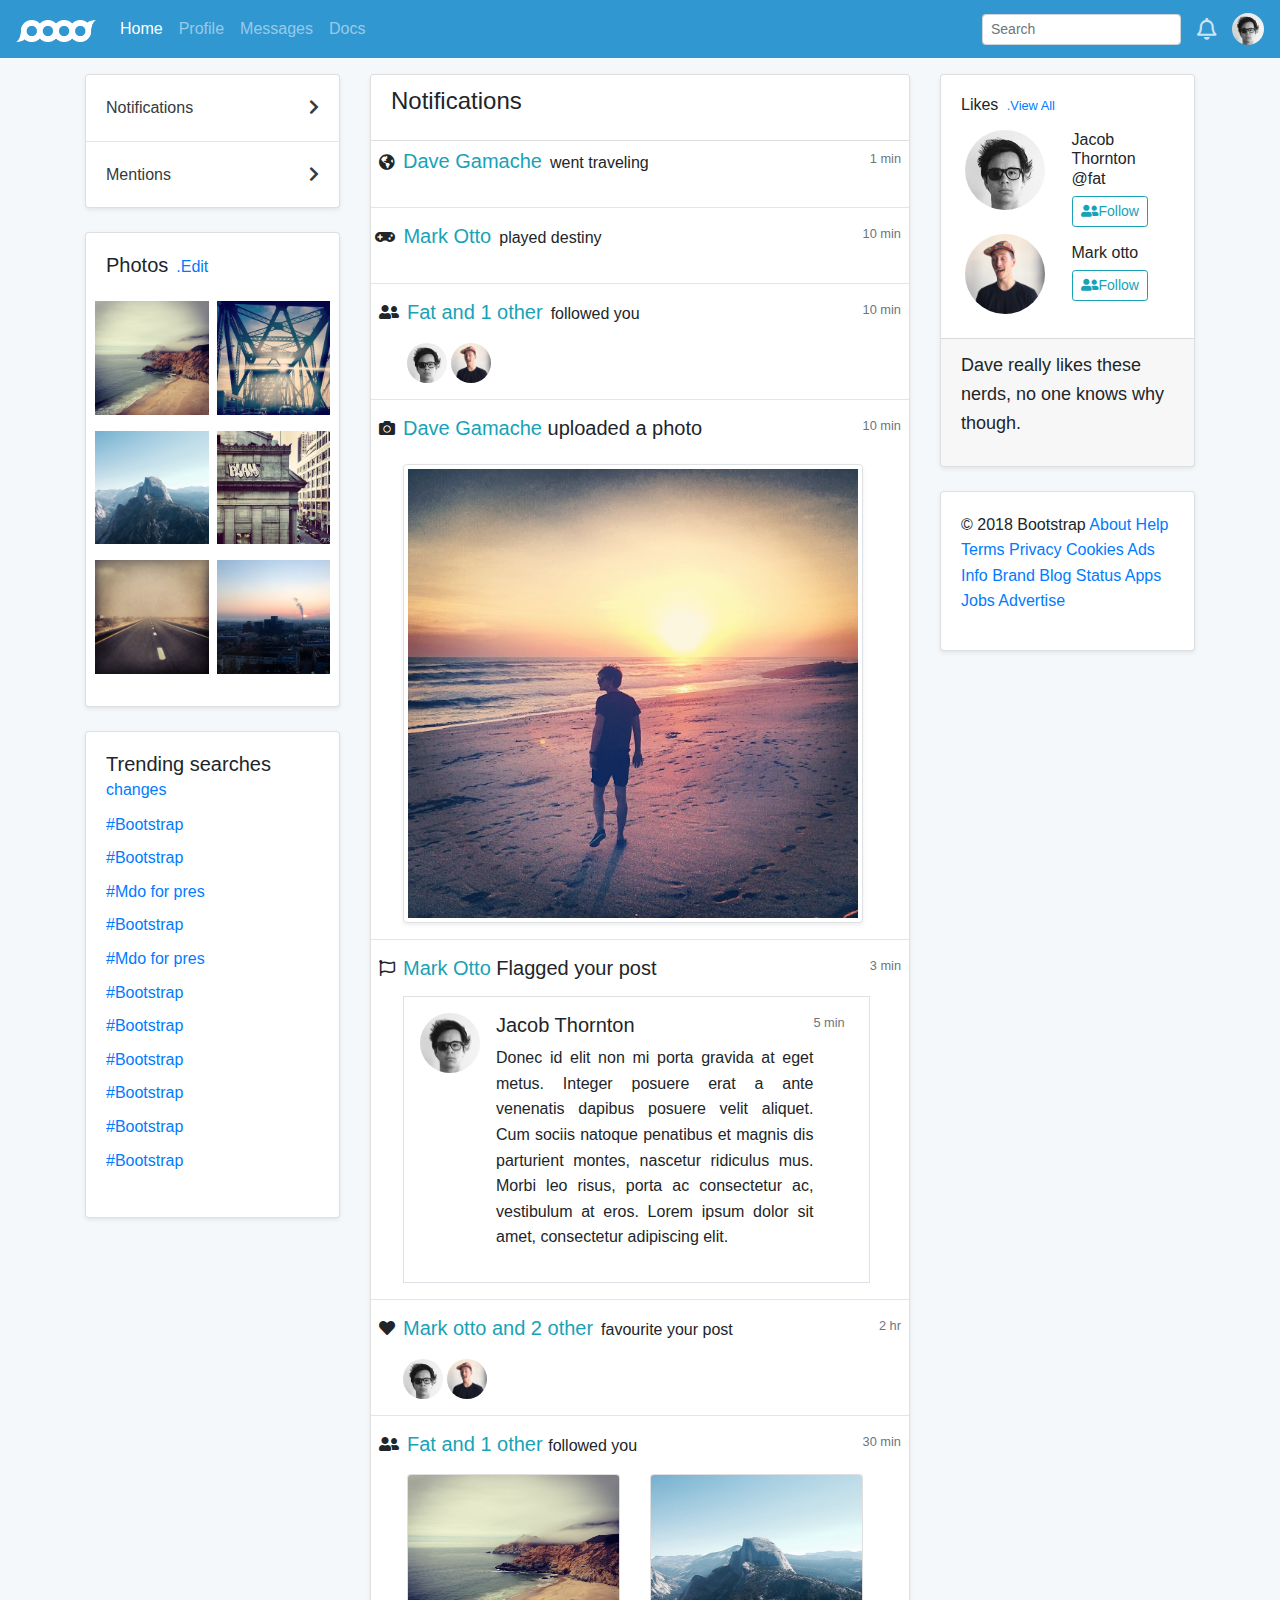
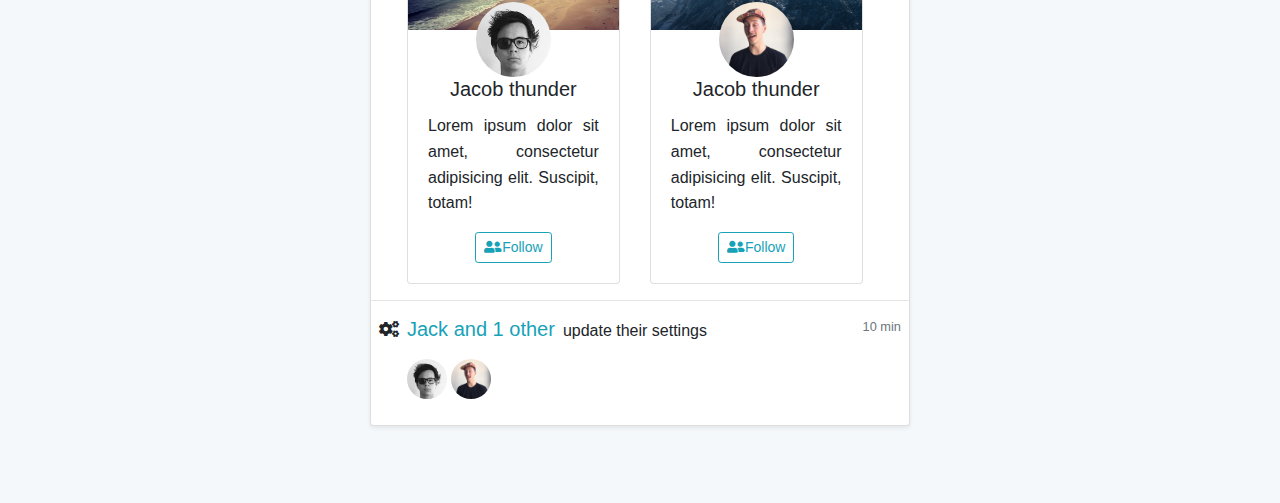
<file: notification.html>
<!DOCTYPE html>
<html lang="en">
<head>
<meta charset="UTF-8">
<meta name="viewport" content="width=device-width, initial-scale=1.0">
<meta http-equiv="X-UA-Compatible" content="ie=edge">
<link rel="stylesheet" href="https://cdnjs.cloudflare.com/ajax/libs/twitter-bootstrap/4.3.1/css/bootstrap.min.css">
<link rel="stylesheet" href="https://use.fontawesome.com/releases/v5.7.2/css/all.css">
<link rel="stylesheet" href="style.css">
<title>Application</title>
</head>
<body>


    <!-------------------------------NAvigation Starts------------------>

    <nav class="navbar navbar-expand-md navbar-dark" style="background-color:#3097D1">
            <a href="index.html" class="navbar-brand"><img src="img/brand-white.png" alt="logo" class="img-fluid" width="80px" height="100px"></a>
    
            <button class="navbar-toggler" data-toggle="collapse" data-target="#responsive"><span class="navbar-toggler-icon"></span></button>
    
    
            <div class="collapse navbar-collapse" id="responsive">
                <ul class="navbar-nav mr-auto text-capitalize">
                    <li class="nav-item"><a href="index.html" class="nav-link active">home</a></li>
                    <li class="nav-item"><a href="profile.html" class="nav-link">profile</a></li>
                    <li class="nav-item"><a href="#modalview" data-toggle="modal" class="nav-link">messages</a></li>
                    <li class="nav-item"><a href="notification.html" class="nav-link">docs</a></li>
                    <li class="nav-item"><a href="#" class="nav-link d-md-none">growl</a></li>
                    <li class="nav-item"><a href="#" class="nav-link d-md-none">logout</a></li>
    
                </ul>
    
                <form action="" class="form-inline ml-auto d-none d-md-block">
                    <input type="text" name="search" id="search" placeholder="Search" class="form-control form-control-sm">
                </form>
                <a href="notification.html" class="text-decoration-none" style="color:#CBE4F2;font-size:22px;"><i class="far fa-bell ml-3 d-none d-md-block"></i></a> 
                <img src="img/avatar-dhg.png" alt="" class="rounded-circle ml-3 d-none d-md-block" width="32px" height="32px">
    
    
    
    
    
            </div>
    
    
    
    
        </nav>
    

        <!---------------------------------------------Ends navigation------------------------------>







         <!---------------------------MOdal Section  satrts------------------->

    <div class="modal fade" id="modalview" >
            <div class="modal-dialog modal-dialog-scrollable modal-dialog-centered">
    
                <div class="modal-content">
    
    
                    <div class="modal-header">
                        <div class="modal-title h4">Messages</div>
    
                        <button type="button" class="close" data-dismiss="modal">&times;</button>
                    </div>
    
    
                    <div class="modal-body">
    
    
                        <ul class="list-unstyled">
    
    
                         <a href="#" class="text-decoration-none">
                            <li class="media hover-media">
                               
                                    <img src="img/avatar-dhg.png" alt="img" width="60px" height="60px" class="rounded-circle mr-3">
    
                                    <div class="media-body text-dark">
                                            <h6 class="media-header">Jchob Thunder and <strong> 1 others</strong></h6>
                                            <p class="media-text">Lorem ipsum dolor sit amet consectetur adipisicing elit.</p>
    
                                    </div>
    
                            </li>
                        </a>
                        <hr class="my-3">
    
    
                        
                        <a href="#" class="text-decoration-none">
                                <li class="media hover-media">
                                   
                                        <img src="img/avatar-fat.jpg" alt="img" width="60px" height="60px" class="rounded-circle mr-3">
        
                                        <div class="media-body text-dark">
                                                <h6 class="media-header">Mark Otto and <strong> 3 others</strong></h6>
                                                <p class="media-text">Lorem ipsum dolor sit amet consectetur adipisicing elit.</p>
        
                                        </div>
        
                                </li>
                            </a>
    
    
                            <hr class="my-3">
    
    
                            <a href="#" class="text-decoration-none">
                                <li class="media hover-media">
                                   
                                        <img src="img/avatar-mdo.png" alt="img" width="60px" height="60px" class="rounded-circle mr-3">
        
                                        <div class="media-body text-dark">
                                                <h6 class="media-header">Archer andu and <strong> 5 others</strong></h6>
                                                <p class="media-text">Lorem ipsum dolor sit amet consectetur adipisicing elit.</p>
        
                                        </div>
        
                                </li>
                            </a>
    
                            <hr class="my-3">
    
    
                            <a href="#" class="text-decoration-none">
                                    <li class="media hover-media">
                                       
                                            <img src="img/avatar-dhg.png" alt="img" width="60px" height="60px" class="rounded-circle mr-3">
            
                                            <div class="media-body text-dark">
                                                    <h6 class="media-header">Jchob Thunder and <strong> 1 others</strong></h6>
                                                    <p class="media-text">Lorem ipsum dolor sit amet consectetur adipisicing elit.</p>
            
                                            </div>
            
                                    </li>
                                </a>
                                <hr class="my-3">
            
            
                                
                                <a href="#" class="text-decoration-none">
                                        <li class="media hover-media">
                                           
                                                <img src="img/avatar-fat.jpg" alt="img" width="60px" height="60px" class="rounded-circle mr-3">
                
                                                <div class="media-body text-dark">
                                                        <h6 class="media-header">Mark Otto and <strong> 3 others</strong></h6>
                                                        <p class="media-text">Lorem ipsum dolor sit amet consectetur adipisicing elit.</p>
                
                                                </div>
                
                                        </li>
                                    </a>
            
            
                                    <hr class="my-3">
            
            
                                    <a href="#" class="text-decoration-none">
                                        <li class="media hover-media">
                                           
                                                <img src="img/avatar-mdo.png" alt="img" width="60px" height="60px" class="rounded-circle mr-3">
                
                                                <div class="media-body text-dark">
                                                        <h6 class="media-header">Archer andu and <strong> 5 others</strong></h6>
                                                        <p class="media-text">Lorem ipsum dolor sit amet consectetur adipisicing elit.</p>
                
                                                </div>
                
                                        </li>
                                    </a>
    
                            
                                    <hr class="my-3">
                                    <a href="#" class="text-decoration-none">
                                            <li class="media hover-media">
                                               
                                                    <img src="img/avatar-dhg.png" alt="img" width="60px" height="60px" class="rounded-circle mr-3">
                    
                                                    <div class="media-body text-dark">
                                                            <h6 class="media-header">Jchob Thunder and <strong> 1 others</strong></h6>
                                                            <p class="media-text">Lorem ipsum dolor sit amet consectetur adipisicing elit.</p>
                    
                                                    </div>
                    
                                            </li>
                                        </a>
                                        <hr class="my-3">
                    
                    
                                        
                                        <a href="#" class="text-decoration-none">
                                                <li class="media hover-media">
                                                   
                                                        <img src="img/avatar-fat.jpg" alt="img" width="60px" height="60px" class="rounded-circle mr-3">
                        
                                                        <div class="media-body text-dark">
                                                                <h6 class="media-header">Mark Otto and <strong> 3 others</strong></h6>
                                                                <p class="media-text">Lorem ipsum dolor sit amet consectetur adipisicing elit.</p>
                        
                                                        </div>
                        
                                                </li>
                                            </a>
                    
                    
                                            <hr class="my-3">
                    
                    
                                            <a href="#" class="text-decoration-none">
                                                <li class="media hover-media">
                                                   
                                                        <img src="img/avatar-mdo.png" alt="img" width="60px" height="60px" class="rounded-circle mr-3">
                        
                                                        <div class="media-body text-dark">
                                                                <h6 class="media-header">Archer andu and <strong> 5 others</strong></h6>
                                                                <p class="media-text">Lorem ipsum dolor sit amet consectetur adipisicing elit.</p>
                        
                                                        </div>
                        
                                                </li>
                                            </a>
        
        
    
    
                        </ul>
    
    
    
                        
    
                    </div>
                </div>
    
    
            </div>
    
    
        </div>
    
        <!-------------------------------MOdal Ends---------------------------->




    <!------------------------------(Starts Column SEction)-------------------->


    <div class="container mt-3">
        <div class="row">




<!-----------------------------------------(Satrt Left Column)------------------------------->
            <div class="col-12 col-lg-3">


                <div class="left-column">


                    <div class="card mb-4 shadow-sm">

                       <a href="#" class="text-decoration-none text-dark hover-media"> 
                        <div class="card-body d-flex justify-content-between">
                     <span>Notifications</span>   <span><i class="fas fa-chevron-right"></i></span> 
                           
                        </div>
                    </a>

                    <hr class="m-0">
                        <a href="#" class="text-decoration-none text-dark hover-media"> 

                        <div class="card-body d-flex justify-content-between">
                           
                            <span> Mentions</span>   <span><i class="fas fa-chevron-right"></i></span> 
                       
                    </div>

                </a>

                    </div>






                    <div class="card shadow-sm mb-4">

                            <div class="card-body">
                                <h5 class="card-title">Photos<small class="ml-2"><a href="#">.Edit </a></small></h5>
    
                                <div class="row">
                                    <div class="col-6 p-1">
                                        <a href="img/left1.jpg" data-lightbox="id" ><img src="img/left1.jpg" alt="img" class="img-fluid my-2"></a>  
                                        <a href="img/left2.jpg"data-lightbox="id"><img src="img/left2.jpg" alt="img" class="img-fluid my-2"></a>
                                        <a href="img/left3.jpg"data-lightbox="id"><img src="img/left3.jpg" alt="img" class="img-fluid my-2"></a>
    
                                    </div>
    
    
                                    <div class="col-6 p-1">
                                            <a href="img/left4.jpg"data-lightbox="id"><img src="img/left4.jpg" alt="img" class="img-fluid my-2"></a>
                                            <a href="img/left5.jpg"data-lightbox="id"><img src="img/left5.jpg" alt="img" class="img-fluid my-2"></a>
                                            <a href="img/left6.jpg"data-lightbox="id"><img src="img/left6.jpg" alt="img" class="img-fluid my-2"></a>
        
                                        </div>
    
                                </div>
    
                            </div>
    
    
    
    
    
    
    
                            </div>






                            <div class="card mb-3 shadow-sm">
                                <div class="card-body">
                                    <h5 class="card-title">Trending searches <small><a href="#">changes</a></small></h5>


                                    <ul class="list-unstyled">

                                        <li class="pb-2"> <a href="" >#Bootstrap</a> </li>
                                        <li class="pb-2"> <a href="" >#Bootstrap</a> </li>
                                        <li class="pb-2"> <a href="" >#Mdo for pres</a> </li>
                                        <li class="pb-2"> <a href="" >#Bootstrap</a> </li>
                                        <li class="pb-2"> <a href="" >#Mdo for pres</a> </li>
                                        <li class="pb-2"> <a href="" >#Bootstrap</a> </li>
                                        <li class="pb-2"> <a href="" >#Bootstrap</a> </li>
                                        <li class="pb-2"> <a href="" >#Bootstrap</a> </li>
                                        <li class="pb-2"> <a href="" >#Bootstrap</a> </li>
                                        <li class="pb-2"> <a href="" >#Bootstrap</a> </li>
                                        <li class="pb-2"> <a href="" >#Bootstrap</a> </li>

                                        

                                       

                                    </ul>
                                    
                                </div>
                            </div>



























                </div>

            </div>


     <!-----------------------------------------(End Left Column)------------------------------->





<!------------------------------------------------(Satrt Middle Column)---------------------------->


            <div class="col-12 col-lg-6">





                <div class="middle-column">
                    <div class="card shadow-sm">




                        <div class="card-header bg-transparent">
                            <h4 class="card-title">
                                Notifications
                            </h4> 

                               

                           
                        </div>

                      

                        <div class="media d -flex justify-content-between">
                            <p class="mt-2"> <i class="fas fa-globe-americas mx-2"></i><span class="h5 mr-2"><a href="#" class="text-info">Dave Gamache</a></span>went traveling </p>
                            
                            <small class="mr-2 mt-2 text-muted">1 min</small>
                        

                    </div>
                    <hr>

                    <div class="media d -flex justify-content-between">
                        <p> <i class="fas fa-gamepad mx-1"></i> <span class="h5 mr-2"> <a href="#" class="text-info"> Mark Otto</a></span>played destiny</p>
                        
                        <small class="mr-2 text-muted">10 min</small>
                    

                </div>
                <hr>


                <div class="media">
                     <i class="fas fa-user-friends mx-2 mt-1"></i> 
                     <div class="media-body">
                            <p> <span class="h5 mr-2"> <a href="#" class="text-info"> Fat and 1 other</a></span>followed you</p>
                            <img src="img/avatar-dhg.png" alt="" width="40px" height="40px" class="rounded-circle img-fluid">
                           <img src="img/avatar-fat.jpg" alt="" width="40px" height="40px" class="rounded-circle img-fluid">   
                     </div>
                   
                    
                    <small class="mr-2 text-muted">10 min</small>
                

            </div>
            <hr>

                       <div class="media">

                            <i class="fas fa-camera mx-2 mt-1"></i>

                            <div class="media-body">
                                <p class="h5 mr-2"> <span> <a href="#" class="text-info"> Dave Gamache</a></span> uploaded a photo</p>

                                <a href="img/mid5.jpg" data-lightbox="id"><img src="img/mid5.jpg" alt="" class="img-fluid shadow-sm img-thumbnail mt-3">   </a>  



                            </div>

                            <small class="mr-2 text-muted">10 min</small>

                       </div>
                       <hr>
                       <div class="media">
                            <i class="far fa-flag mx-2 mt-1"></i>
                            <div class="media-body">
                                    <p class="h5 mr-2"> <span> <a href="#" class="text-info"> Mark Otto </a></span> Flagged your post</p>

                                        <div class="media border p-3 mt-3">
                                                <img src="img/avatar-dhg.png" alt="" width="60px" height="60px" class="rounded-circle img-fluid mr-3">
                                                <div class="media-body">
                                                    <h5>Jacob Thornton</h5>
                                                    <p  class="text-justify">Donec id elit non mi porta gravida at eget metus. Integer posuere erat a ante venenatis dapibus posuere velit aliquet. Cum sociis natoque penatibus et magnis dis parturient montes, nascetur ridiculus mus. Morbi leo risus, 
                                                    porta ac consectetur ac, vestibulum at eros. Lorem ipsum dolor sit amet, consectetur adipiscing elit.</p>

                                                </div>
                                                <small class="mr-2 text-muted">5 min</small>


                                        </div>

                            </div>
                            <small class="mr-2 text-muted">3 min</small>

                       </div>
                       <hr>
                       <div class="media">
                            <i class="fas fa-heart mx-2 mt-1"></i>
                            <div class="media-body">
                                    <p> <span class="h5 mr-2"> <a href="#" class="text-info"> Mark otto and 2 other</a></span>favourite your post</p>
                                    <img src="img/avatar-dhg.png" alt="" width="40px" height="40px" class="rounded-circle img-fluid">
                                   <img src="img/avatar-fat.jpg" alt="" width="40px" height="40px" class="rounded-circle img-fluid">   
                             </div>

                             <small class="text-muted mr-2"> 2 hr</small>

                            </div>
                            <hr>

                            <div class="media">
                                    <i class="fas fa-user-friends mx-2 mt-1"></i>

                                    <div class="media-body">
                                        <p><span class="h5"> <a href="#" class="text-info"> Fat and 1 other </a></span>followed you</p>

                                        <div class="row">
                                            <div class="col-12 col-lg-6 mb-3 mb-lg-0">

                                                    <div class="card">
                                                            <img src="img/left1.jpg" alt="" class="card-img-top" width="200px" height="155px">
                                                            <div class="card-body text-center">
                                                                 <img src="img/avatar-dhg.png" alt="" width="75px" height="75px" class="rounded-circle img-fluid mt-n5">
                                                                 
                                                                 <h5 class="card-title">Jacob thunder</h5>
                                                                 <p class="card-text text-justify">Lorem ipsum dolor sit amet, consectetur adipisicing elit. Suscipit, totam!</p>
                                                                 <a href="#" class="card-link btn btn-sm btn-outline-info"> <i class="fas fa-user-friends"></i>Follow</a>
                                                         
             
                                                            </div>
             
                                                            
                                                        </div>

                                            </div>


                                           
                                            <div class="col-12 col-lg-6">

                                                
                     <div class="card">
                              <img src="img/left2.jpg" alt="" class="card-img-top" width="200px" height="155px">
                                      <div class="card-body text-center">
                                        <img src="img/avatar-fat.jpg" alt="" width="75px" height="75px" class="rounded-circle img-fluid mt-n5">
                                                                 
                               <h5 class="card-title">Jacob thunder</h5>
                                        <p class="card-text text-justify">Lorem ipsum dolor sit amet, consectetur adipisicing elit. Suscipit, totam!</p>
                                              <a href="#" class="card-link btn btn-sm btn-outline-info"> <i class="fas fa-user-friends"></i>Follow</a>
                                                         
            
                                        </div>
             
                                        </div>
            

                                            </div>






                                        </div>
                                          



                                          
                                    </div>
                                  
                                       
                                   
                                   <small class="mr-2 text-muted">30 min</small>
                               
               
                           </div>

                           <hr>



                           
                <div class="media">
                        <i class="fas fa-cogs mx-2 mt-1"></i>
                        <div class="media-body">
                               <p> <span class="h5 mr-2"> <a href="#" class="text-info"> Jack and 1 other</a></span>update their settings</p>
                               <img src="img/avatar-dhg.png" alt="" width="40px" height="40px" class="rounded-circle img-fluid">
                              <img src="img/avatar-fat.jpg" alt="" width="40px" height="40px" class="rounded-circle img-fluid">   
                        </div>
                      
                       
                       <small class="mr-2 text-muted">10 min</small>
                   
   
               </div>

              


               <br>




                        

                       </div>
            
                






                </div>



                <br> <br> <br>
            </div>
           




   

        
<!------------------------------------------------(End Middle Column)---------------------------->


<!------------------------------------------------(Start right Column)---------------------------->
                <div class="col-12 col-lg-3">


                    <div class="right-column">


                            <div class="card shadow-sm mb-4">

                                    <div class="card-body">
                        
                                            <h6 class="card-title ">Likes <a href="#" class="ml-1"><small>.View All</small> </a> </h6>
                                            <div class="row no-gutters d-none d-lg-flex">
                                                <div class="col-6 p-1">
                                                        <img src="img/avatar-dhg.png" alt="img" width="80px" height="80px" class="rounded-circle mb-4">
                                                        <img src="img/avatar-fat.jpg" alt="img" width="80px" height="80px" class="rounded-circle">
                        
                        
                        
                                                </div>
                                                <div class="col-6 p-1 text-left">
                                                    <h6>Jacob Thornton @fat</h6>
                                                    <a href="#" class="btn btn-outline-info btn-sm mb-3"><i class="fas fa-user-friends"></i>Follow </a>
                        
                                                    <h6>Mark otto</h6>
                                                    <a href="#" class="btn btn-outline-info  btn-sm"><i class="fas fa-user-friends"></i>Follow </a>
                        
                                                </div>
                        
                                            </div>
                        
                                    </div>
                        
                                    <div class="card-footer">
                        
                                        <p class="lead" style="font-size:18px;">Dave really likes these nerds, no one knows why though.</p>
                                    </div>
                                    
                        
                        
                                </div>
                        
                                <div class="card shadow-sm">
                                    <div class="card-body">
                                        <p>&copy; 2018 Bootstrap
                        
                        
                        
                                                <a href="#">About</a>
                                                <a href="#">Help</a>
                                                <a href="#">Terms</a>
                                                <a href="#">Privacy</a>
                                                <a href="#">Cookies</a>
                                                <a href="#">Ads </a>
                                                <a href="#">Info</a>
                                                <a href="#">Brand</a>
                                                <a href="#">Blog</a>
                                                <a href="#">Status</a>
                                                <a href="#">Apps</a>
                                                <a href="#">Jobs</a>
                                                <a href="#">Advertise</a>
                                            
                                        
                                        
                                        
                                        
                                        
                                        
                                        
                                        
                                        
                                        
                                        
                                        
                                        </p>
                                    </div>
                        
                                </div>
                        













                    </div>

                </div>


            </div>



        






























































    </div>

   




    










    











    






<script src="https://cdnjs.cloudflare.com/ajax/libs/jquery/3.3.1/jquery.slim.min.js"></script>
<script src="https://cdnjs.cloudflare.com/ajax/libs/popper.js/1.14.7/umd/popper.min.js"></script>
<script src="https://cdnjs.cloudflare.com/ajax/libs/twitter-bootstrap/4.3.1/js/bootstrap.min.js"></script>
</body>
</html>
</file>
<file: style.css>
* {
    box-sizing: border-box;
  }

  body{
      background-color: #F5F8FA;
      font-family: "Open Sans", "Helvetica Neue", Helvetica, Arial, sans-serif;
      margin: 0;
      font-weight: 300;
      line-height: 1.6;
      color: #212529;
      text-align: left;
  }
  
.banner{
    background-image: url(img/banner.jpg);
    background-repeat: no-repeat;
    background-size: cover;
    background-position: center;
    height: 500px;

}

.banner-title{
    transform: translateY(150px)
}
.banner-end{
    transform: translateY(280px)
}

.thumnail{
    width: 257px;
    height: 257px;
}

.hover-media:hover{
    background-color: #F5F8FA;
}
/*--------------------------Grid template starts design for image gallery-----------------*/


.grid-template{
    display: grid;
    grid-template-columns: repeat(5,1fr);
    grid-auto-rows: minmax(250px,auto);
    grid-gap: 10px;
}

.item-1{
    grid-column: 1 / 3;
    grid-row: 1 / 2;

}
.item-7{
    grid-column: 2 / 4;
    grid-row: 2 / 3;
    

}

.item-9{
    grid-row: 3 / 5;
    

}


.item-10{
    grid-row: 3 / 5;
    

}

.item-11{
  grid-column: 3/5;
  grid-row: 3 / 5;
    
}
.item-12{
    grid-row: 3 / 5;
    

}

/*----------------------------------(This code Important for Modal sizing on large device)-----------------------------------*/
.modal-dialog {
    position: relative;
    width: auto;
    max-width: 600px;
    margin: 0 auto;
  }

/*----------------------------------------------------------------------------------------------------------------------------*/
</file>
